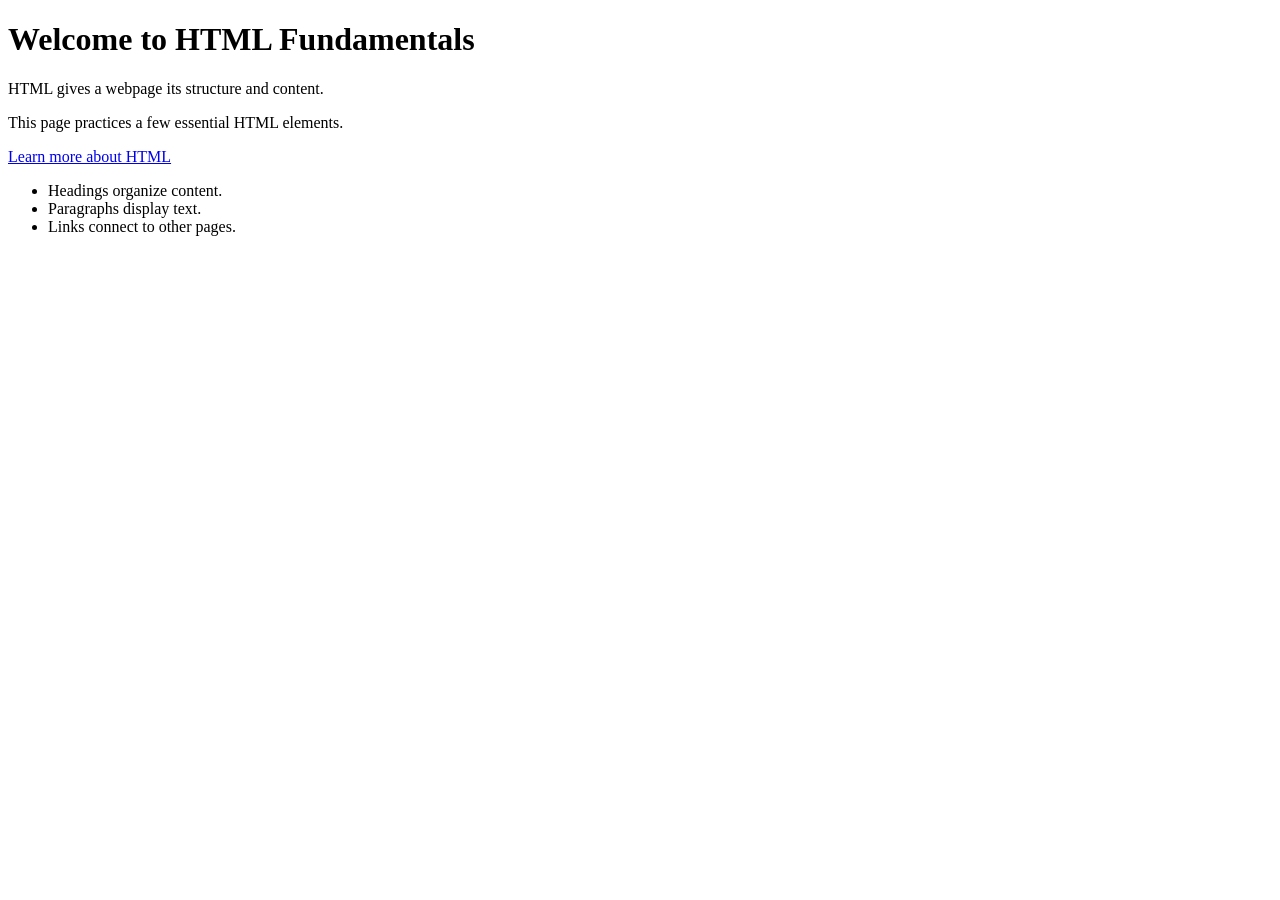
<file: web-foundation/W1_html_basics/index.html>
<!DOCTYPE html>
<html>
<head>
    <title>W1 HTML Basics</title>
</head>
<body>
    <h1>Welcome to HTML Fundamentals</h1>

    <p>HTML gives a webpage its structure and content.</p>
    <p>This page practices a few essential HTML elements.</p>

    <a href="https://developer.mozilla.org/en-US/docs/Web/HTML">Learn more about HTML</a>

    <ul>
        <li>Headings organize content.</li>
        <li>Paragraphs display text.</li>
        <li>Links connect to other pages.</li>
    </ul>
</body>
</html>
</file>
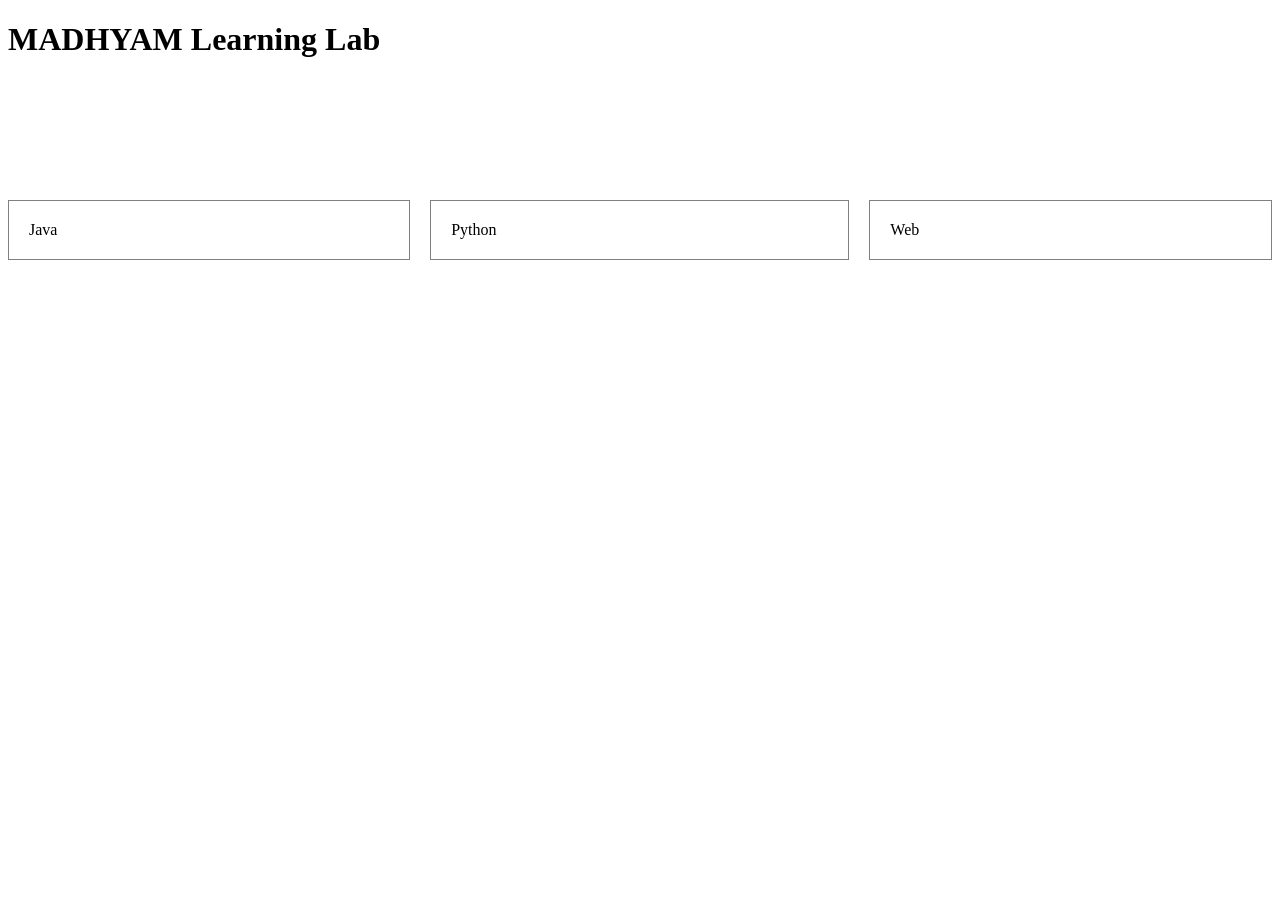
<file: web-foundation/W4_flexbox/index.html>
<!DOCTYPE html>
<html lang="en">
<head>
    <meta charset="UTF-8">
    <title>W4 Flexbox</title>
    <link rel="stylesheet" href="style.css">
</head>
<body>

    <h1>MADHYAM Learning Lab</h1>

    <div class="foundations">
        <div class="card">Java</div>
        <div class="card">Python</div>
        <div class="card">Web</div>
    </div>

</body>
</html>
</file>
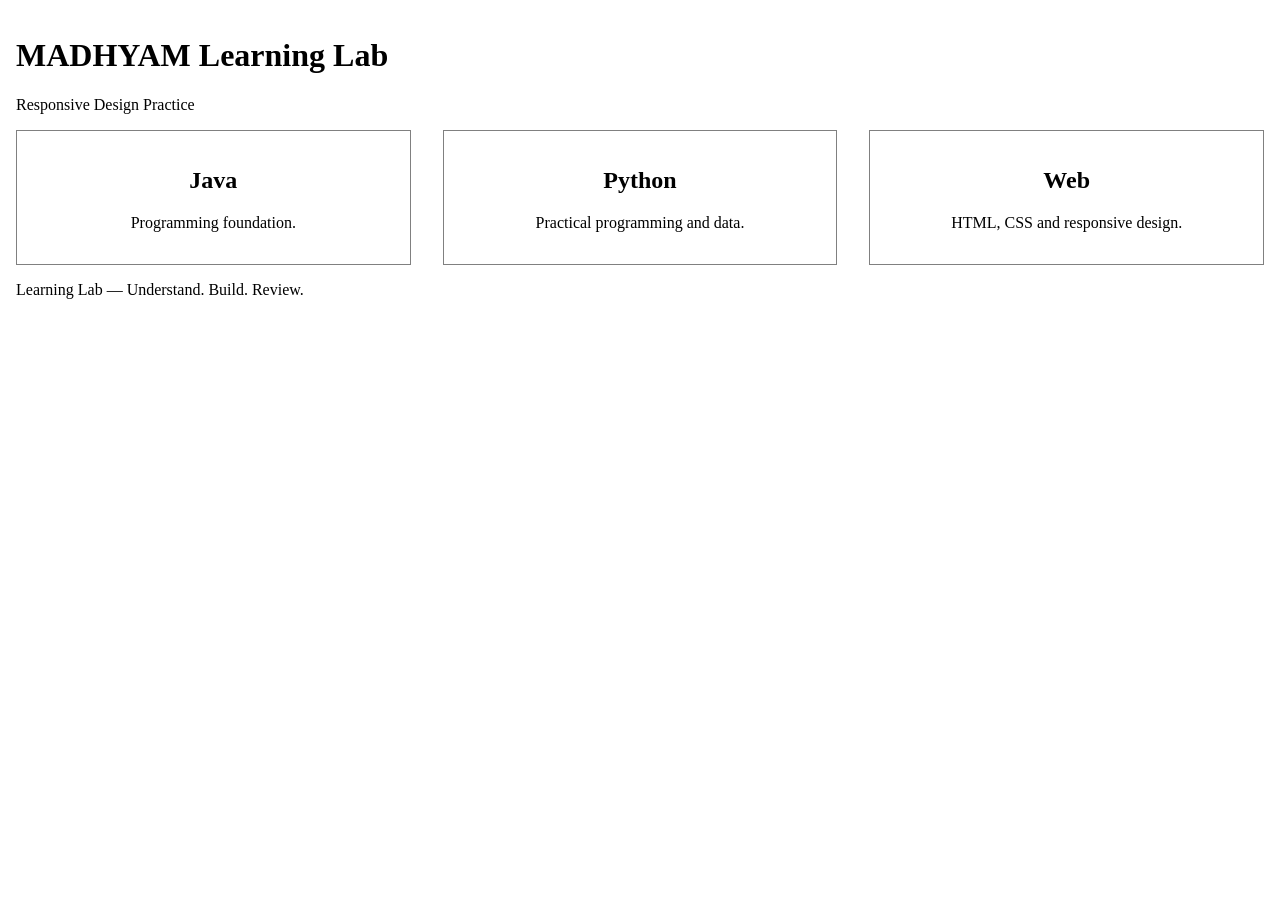
<file: web-foundation/W5_responsive_design/index.html>
<!DOCTYPE html>
<html lang="en">
<head>
    <meta charset="UTF-8">
    <meta name="viewport" content="width=device-width, initial-scale=1.0">
    <title>MADHYAM Responsive Learning</title>
    <link rel="stylesheet" href="style.css">
</head>
<body>

    <header>
        <h1>MADHYAM Learning Lab</h1>
        <p>Responsive Design Practice</p>
    </header>

    <main>
        <section class="foundations">
            <article class="card">
                <h2>Java</h2>
                <p>Programming foundation.</p>
            </article>

            <article class="card">
                <h2>Python</h2>
                <p>Practical programming and data.</p>
            </article>

            <article class="card">
                <h2>Web</h2>
                <p>HTML, CSS and responsive design.</p>
            </article>
        </section>
    </main>

    <footer>
        <p>Learning Lab — Understand. Build. Review.</p>
    </footer>

</body>
</html>
</file>
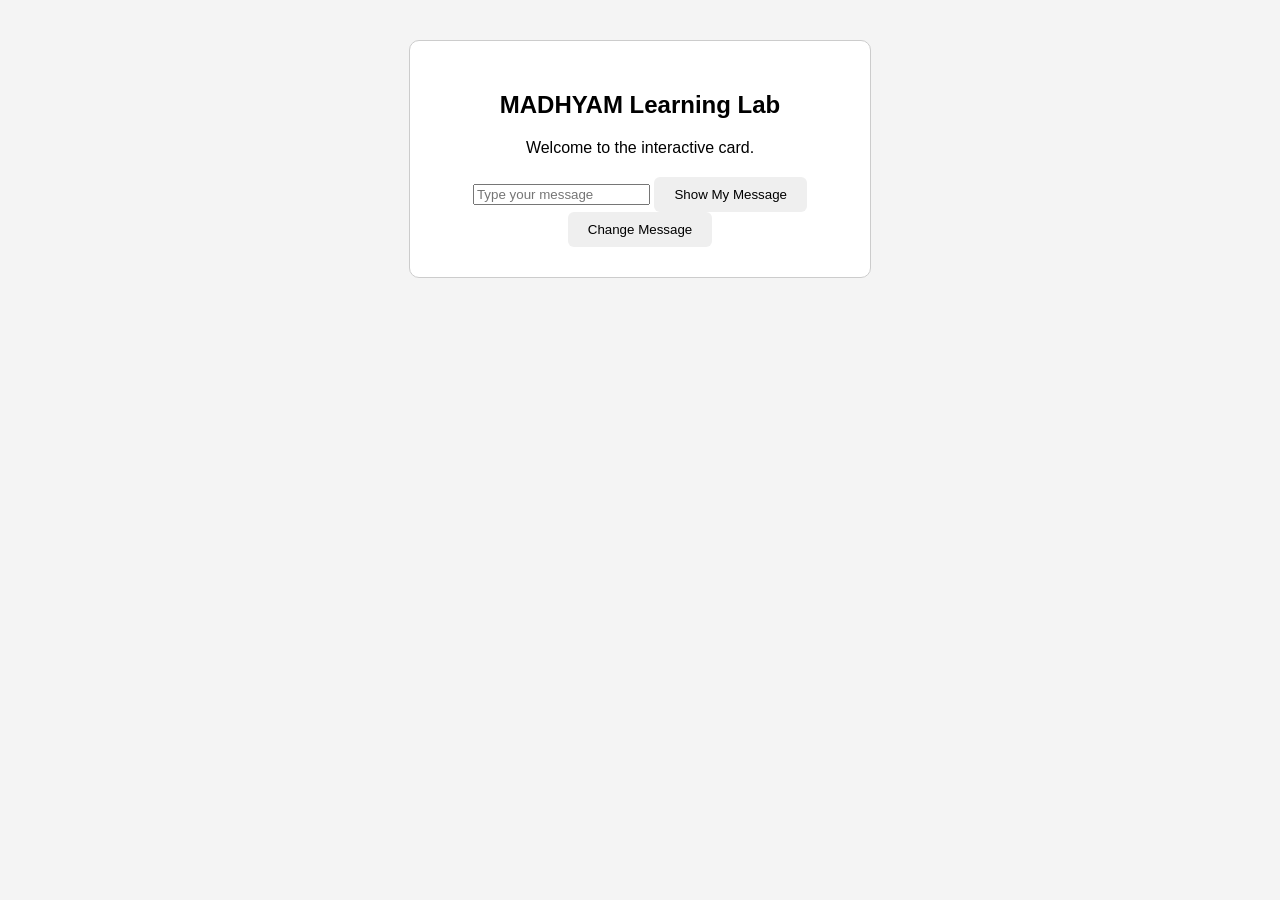
<file: web-foundation/W6_javascript_interactive_card/index.html>
<!DOCTYPE html>
<html lang="en">
<head>
    <meta charset="UTF-8">
    <meta name="viewport" content="width=device-width, initial-scale=1.0">
    <title>MADHYAM Interactive Card</title>

    <link rel="stylesheet" href="style.css">
    <script src="script.js" defer></script>
</head>

<body>

    <main>
        <section class="card">
            <h1>MADHYAM Learning Lab</h1>

            <p id="message">Welcome to the interactive card.</p>

            <input class="card-input" id="messageInput" type="text" placeholder="Type your message">

            <button class="card-button" id="showMessage">Show My Message</button>

            <button class="card-button" id="changeMessage">Change Message</button>
        </section>
    </main>

</body>
</html>
</file>
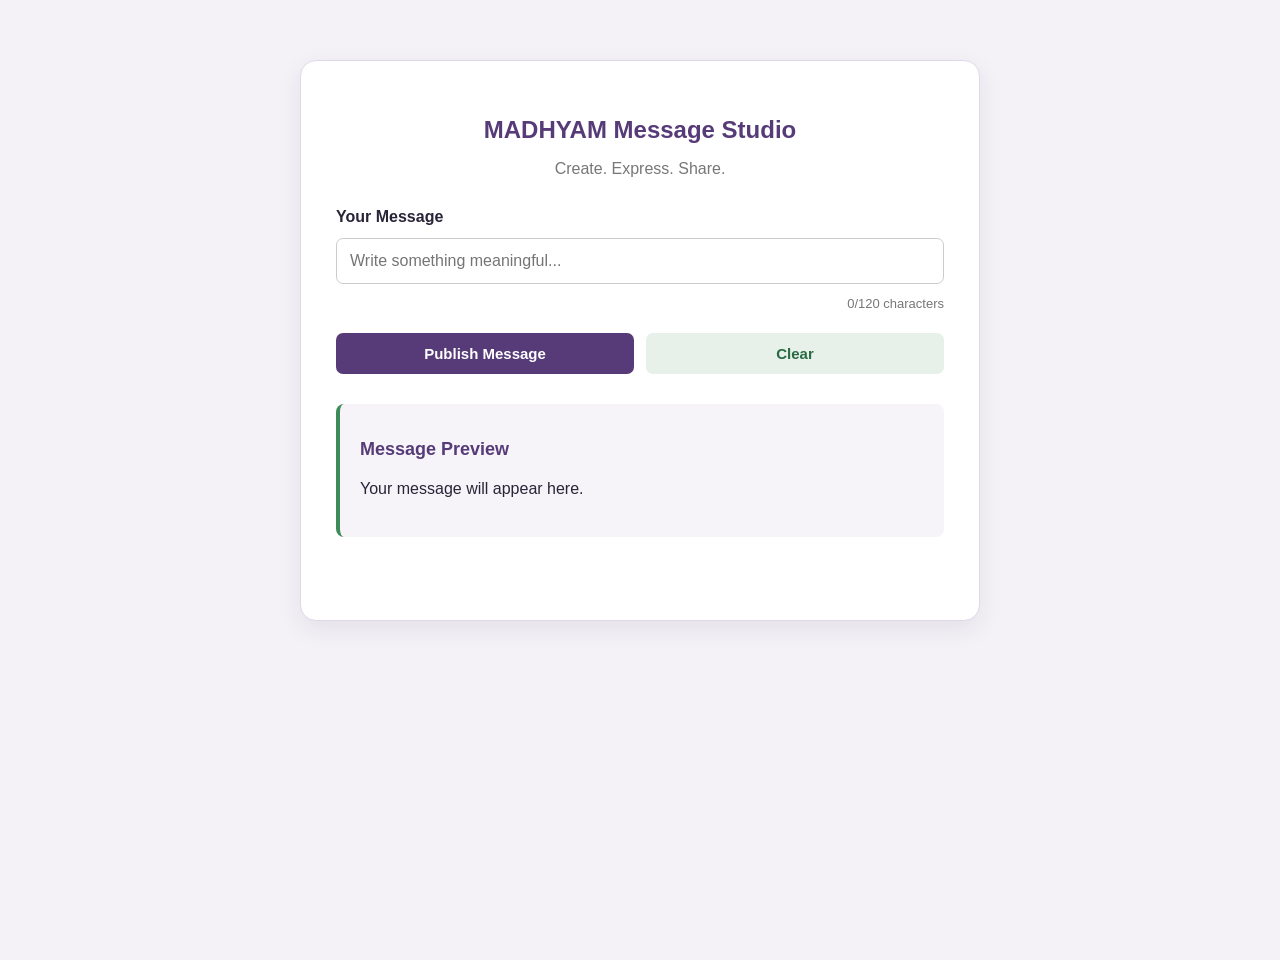
<file: web-foundation/W7_dom_mini_project/index.html>
<!DOCTYPE html>
<html lang="en">
<head>
    <meta charset="UTF-8">
    <meta name="viewport" content="width=device-width, initial-scale=1.0">

    <title>MADHYAM Message Studio</title>

    <link rel="stylesheet" href="style.css">
    <script src="script.js" defer></script>
</head>

<body>

    <main class="studio">
        <section class="card">

            <header>
                <h1>MADHYAM Message Studio</h1>
                <p>Create. Express. Share.</p>
            </header>

            <form id="messageForm">

                <label for="messageInput">Your Message</label>

                <input
                    type="text"
                    id="messageInput"
                    name="message"
                    maxlength="120"
                    placeholder="Write something meaningful..."
                    required
                >

                <p class="character-count">
                    <span id="characterCount">0</span>/120 characters
                </p>

                <div class="actions">
                    <button type="submit" class="action-button">
                        Publish Message
                    </button>

                    <button type="button" id="clearButton" class="action-button">
                        Clear
                    </button>
                </div>

            </form>

            <section class="preview" aria-live="polite">
                <h2>Message Preview</h2>
                <p id="messageOutput">Your message will appear here.</p>
            </section>

            <p id="statusMessage" aria-live="polite"></p>

        </section>
    </main>

</body>
</html>
</file>
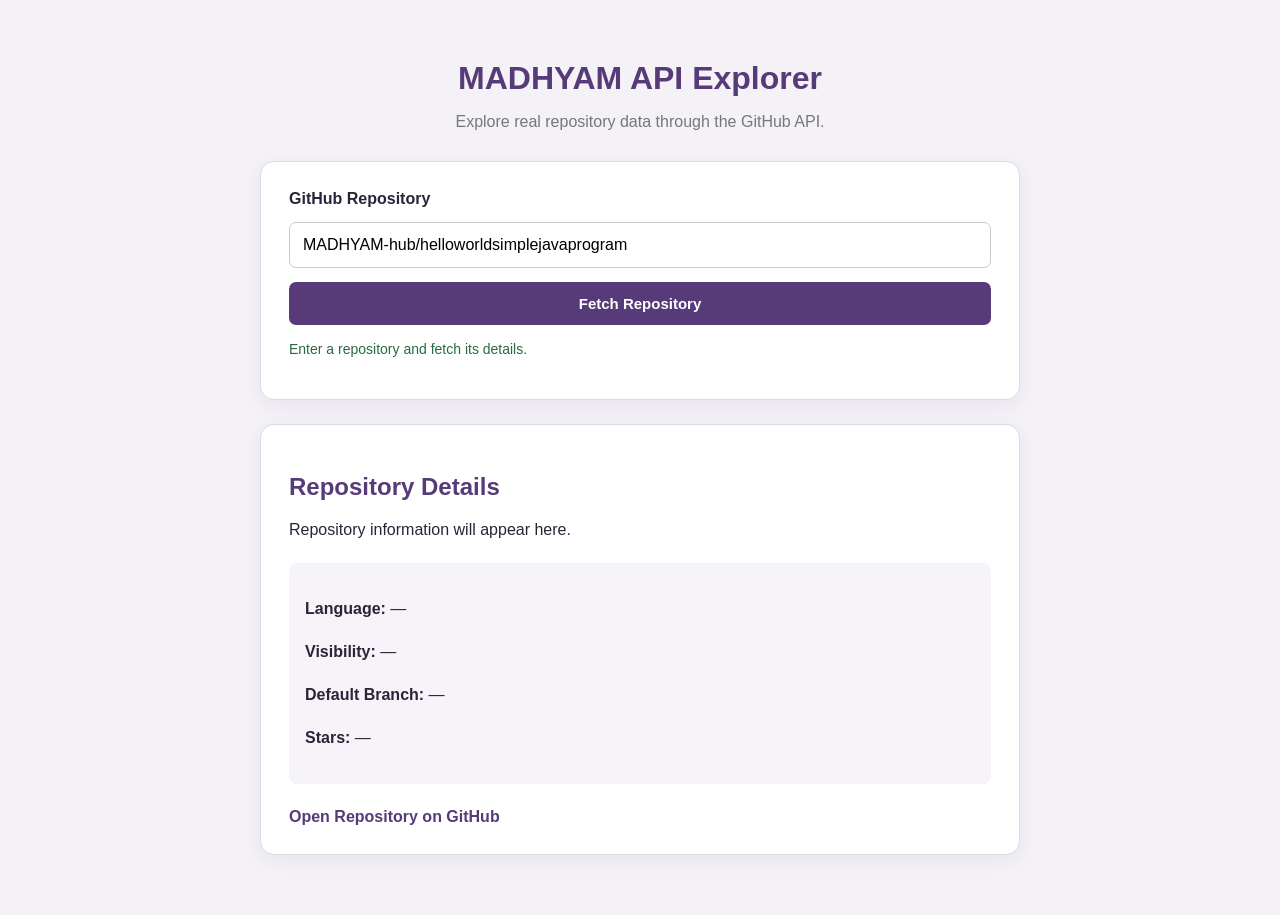
<file: web-foundation/W8_api_mini_project/index.html>
<!DOCTYPE html>
<html lang="en">

<head>
    <meta charset="UTF-8">
    <meta name="viewport" content="width=device-width, initial-scale=1.0">

    <title>MADHYAM API Explorer</title>

    <link rel="stylesheet" href="style.css">
    <script src="script.js" defer></script>
</head>

<body>

    <main class="explorer">

        <header>
            <h1>MADHYAM API Explorer</h1>
            <p>Explore real repository data through the GitHub API.</p>
        </header>

        <section class="search-panel">

            <form id="repositoryForm">

                <label for="repositoryInput">
                    GitHub Repository
                </label>

                <input
                    type="text"
                    id="repositoryInput"
                    value="MADHYAM-hub/helloworldsimplejavaprogram"
                    placeholder="owner/repository"
                    required
                >

                <button type="submit" id="fetchButton">
                    Fetch Repository
                </button>

            </form>

            <p id="statusMessage" aria-live="polite">
                Enter a repository and fetch its details.
            </p>

        </section>

        <section class="repository-card" aria-live="polite">

            <h2 id="repositoryName">Repository Details</h2>

            <p id="repositoryDescription">
                Repository information will appear here.
            </p>

            <div class="repository-details">

                <p>
                    <strong>Language:</strong>
                    <span id="language">—</span>
                </p>

                <p>
                    <strong>Visibility:</strong>
                    <span id="visibility">—</span>
                </p>

                <p>
                    <strong>Default Branch:</strong>
                    <span id="defaultBranch">—</span>
                </p>

                <p>
                    <strong>Stars:</strong>
                    <span id="stars">—</span>
                </p>

            </div>

            <a id="repositoryLink" href="#" target="_blank" rel="noopener noreferrer">
                Open Repository on GitHub
            </a>

        </section>

    </main>

</body>

</html>
</file>
<file: web-foundation/W4_flexbox/style.css>
.foundations {
    display: flex;
    flex-direction: row;
    justify-content: center;
    align-items: center;
    gap: 20px;
    height: 300px;
}

.card {
    flex-grow: 1;
    border: 1px solid gray;
    padding: 20px;
}
</file>
<file: web-foundation/W5_responsive_design/style.css>
html {
    font-size: 16px;
}

body {
    margin: 0;
    padding: 1rem;
}

.foundations {
    display: flex;
    flex-direction: column;
    align-items: center;
    gap: 1rem;
}

.card {
    width: 80%;
    padding: 1rem;
    border: 1px solid gray;
    text-align: center;
}

@media (min-width: 601px) {
    .foundations {
        flex-direction: row;
        justify-content: center;
        gap: 2rem;
    }

    .card {
        width: 30%;
    }
}
</file>
<file: web-foundation/W6_javascript_interactive_card/style.css>
body {
    font-family: Arial, sans-serif;
    background-color: #f4f4f4;
    margin: 0;
    padding: 40px;
}

main {
    display: flex;
    justify-content: center;
}

.card {
    width: 400px;
    padding: 30px;
    background-color: white;
    border: 1px solid #cccccc;
    border-radius: 10px;
    text-align: center;
}

h1 {
    margin-bottom: 20px;
}

#message {
    margin-bottom: 20px;
}

button {
    padding: 10px 20px;
    border: none;
    border-radius: 6px;
    cursor: pointer;
}
</file>
<file: web-foundation/W7_dom_mini_project/style.css>
* {
    box-sizing: border-box;
}

body {
    margin: 0;
    min-height: 100vh;
    font-family: Arial, sans-serif;
    background-color: #f4f2f7;
    color: #292437;
}

.studio {
    width: min(90%, 680px);
    margin: 60px auto;
}

.card {
    background-color: white;
    padding: 35px;
    border: 1px solid #ded9e8;
    border-radius: 16px;
    box-shadow: 0 8px 25px rgba(40, 30, 60, 0.08);
}

header {
    text-align: center;
    margin-bottom: 30px;
}

header h1 {
    color: #563b78;
    margin-bottom: 10px;
}

header p {
    color: #777;
}

form {
    display: grid;
    gap: 12px;
}

label {
    font-weight: bold;
}

input {
    width: 100%;
    padding: 13px;
    border: 1px solid #ccc;
    border-radius: 7px;
    font-size: 16px;
}

input:focus {
    outline: 2px solid #8264a7;
    border-color: transparent;
}

.character-count {
    margin: 0;
    text-align: right;
    font-size: 13px;
    color: #777;
}

.actions {
    display: flex;
    gap: 12px;
    margin-top: 10px;
}

.action-button {
    flex: 1;
    padding: 12px;
    border: none;
    border-radius: 7px;
    cursor: pointer;
    font-size: 15px;
    font-weight: bold;
}

.action-button[type="submit"] {
    background-color: #563b78;
    color: white;
}

#clearButton {
    background-color: #e7f0e9;
    color: #286b42;
}

.action-button:hover {
    opacity: 0.85;
}

.preview {
    margin-top: 30px;
    padding: 20px;
    background-color: #f6f4f9;
    border-left: 4px solid #3c8b58;
    border-radius: 8px;
}

.preview h2 {
    font-size: 18px;
    color: #563b78;
}

#messageOutput {
    overflow-wrap: anywhere;
    line-height: 1.6;
}

#statusMessage {
    min-height: 20px;
    color: #286b42;
    font-size: 14px;
}

@media (max-width: 500px) {
    .studio {
        margin: 25px auto;
    }

    .card {
        padding: 22px;
    }

    .actions {
        flex-direction: column;
    }
}
</file>
<file: web-foundation/W8_api_mini_project/style.css>
* {
    box-sizing: border-box;
}

body {
    margin: 0;
    min-height: 100vh;
    padding: 30px 16px;
    font-family: Arial, sans-serif;
    background-color: #f4f2f7;
    color: #292437;
}

.explorer {
    width: min(100%, 760px);
    margin: 30px auto;
}

header {
    text-align: center;
    margin-bottom: 30px;
}

header h1 {
    color: #563b78;
    margin-bottom: 10px;
}

header p {
    color: #777;
}

.search-panel,
.repository-card {
    background-color: white;
    padding: 28px;
    border: 1px solid #ded9e8;
    border-radius: 14px;
    margin-bottom: 24px;
    box-shadow: 0 6px 20px rgba(40, 30, 60, 0.06);
}

form {
    display: grid;
    gap: 14px;
}

label {
    font-weight: bold;
}

input {
    width: 100%;
    padding: 13px;
    border: 1px solid #ccc;
    border-radius: 7px;
    font-size: 16px;
}

button {
    padding: 13px;
    background-color: #563b78;
    color: white;
    border: none;
    border-radius: 7px;
    font-size: 15px;
    font-weight: bold;
    cursor: pointer;
}

button:hover {
    opacity: 0.85;
}

button:disabled {
    opacity: 0.6;
    cursor: not-allowed;
}

#statusMessage {
    margin-top: 16px;
    color: #286b42;
    font-size: 14px;
}

.repository-card h2 {
    color: #563b78;
    overflow-wrap: anywhere;
}

.repository-details {
    margin: 24px 0;
    padding: 16px;
    background-color: #f6f4f9;
    border-radius: 8px;
}

.repository-details p {
    line-height: 1.7;
}

.repository-card a {
    color: #563b78;
    font-weight: bold;
    text-decoration: none;
}

.repository-card a:hover {
    text-decoration: underline;
}

@media (max-width: 500px) {
    .search-panel,
    .repository-card {
        padding: 20px;
    }

    .explorer {
        margin: 10px auto;
    }
}
</file>
